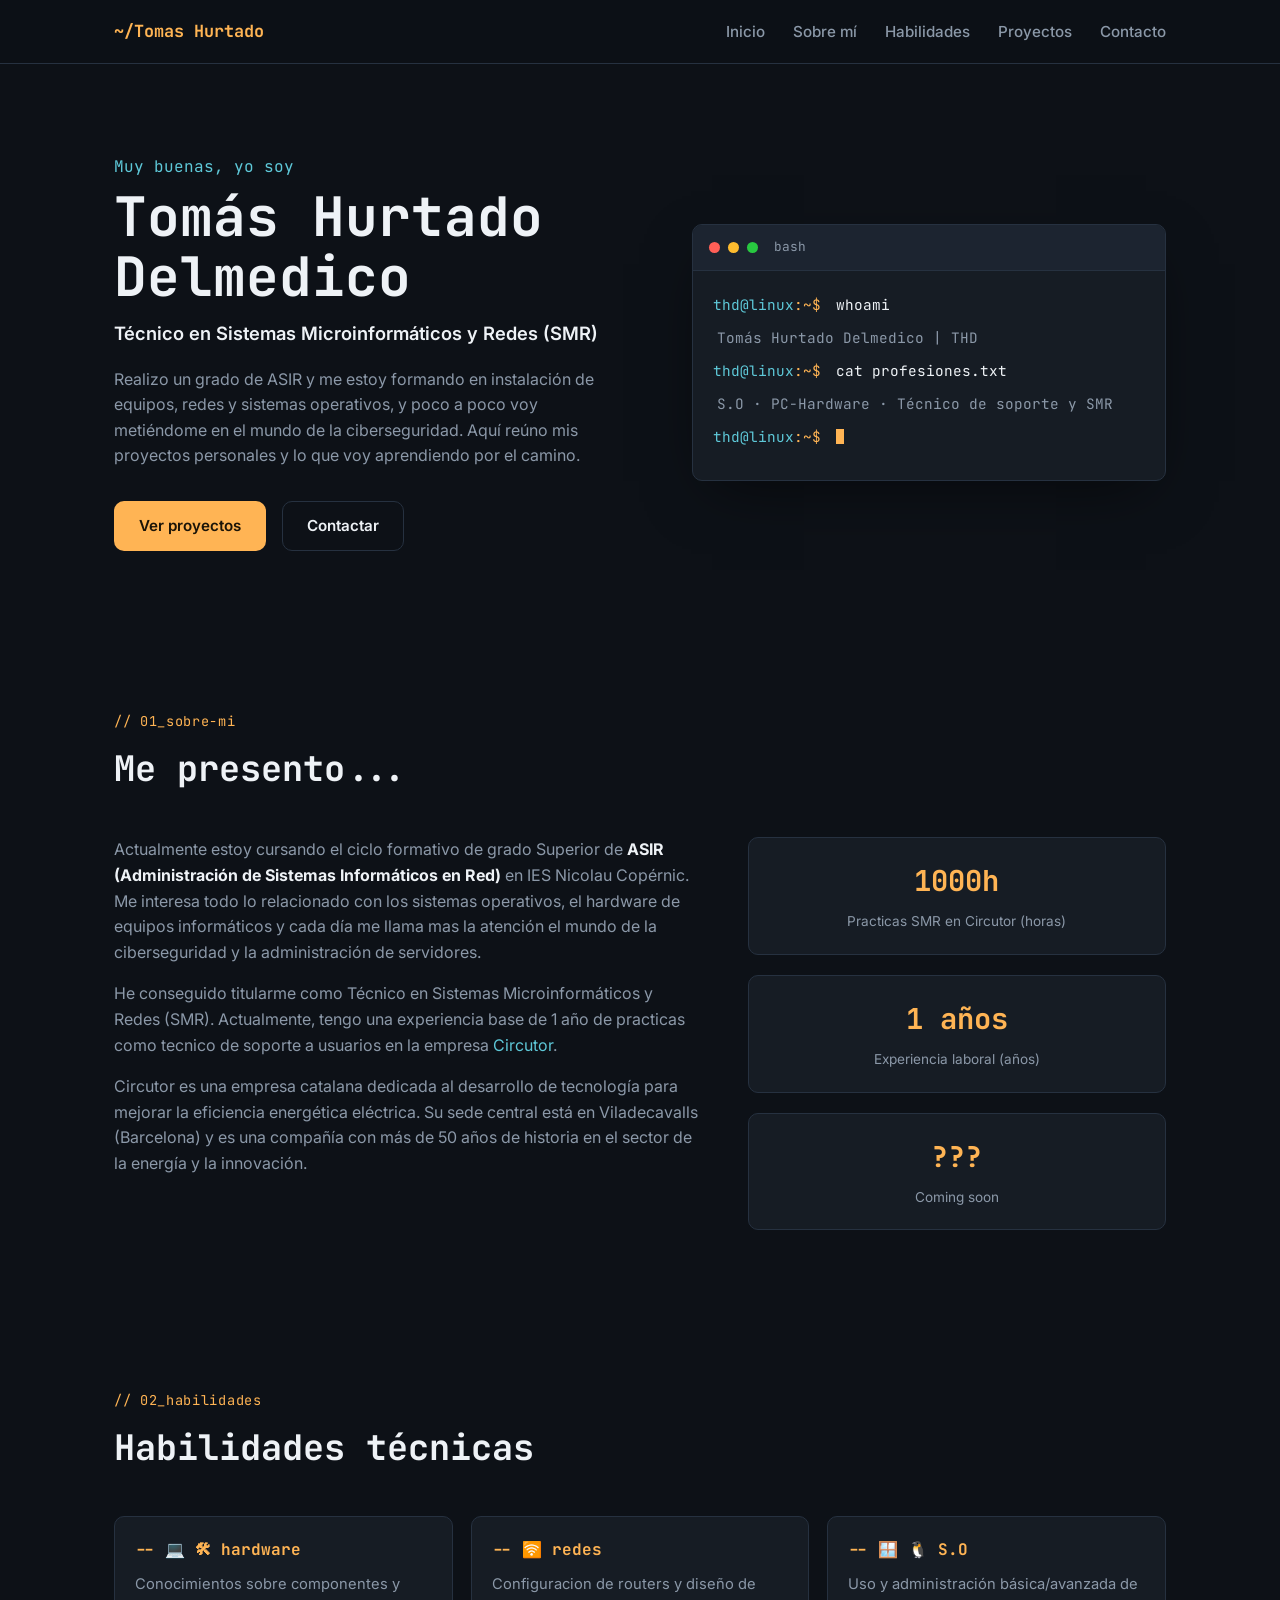
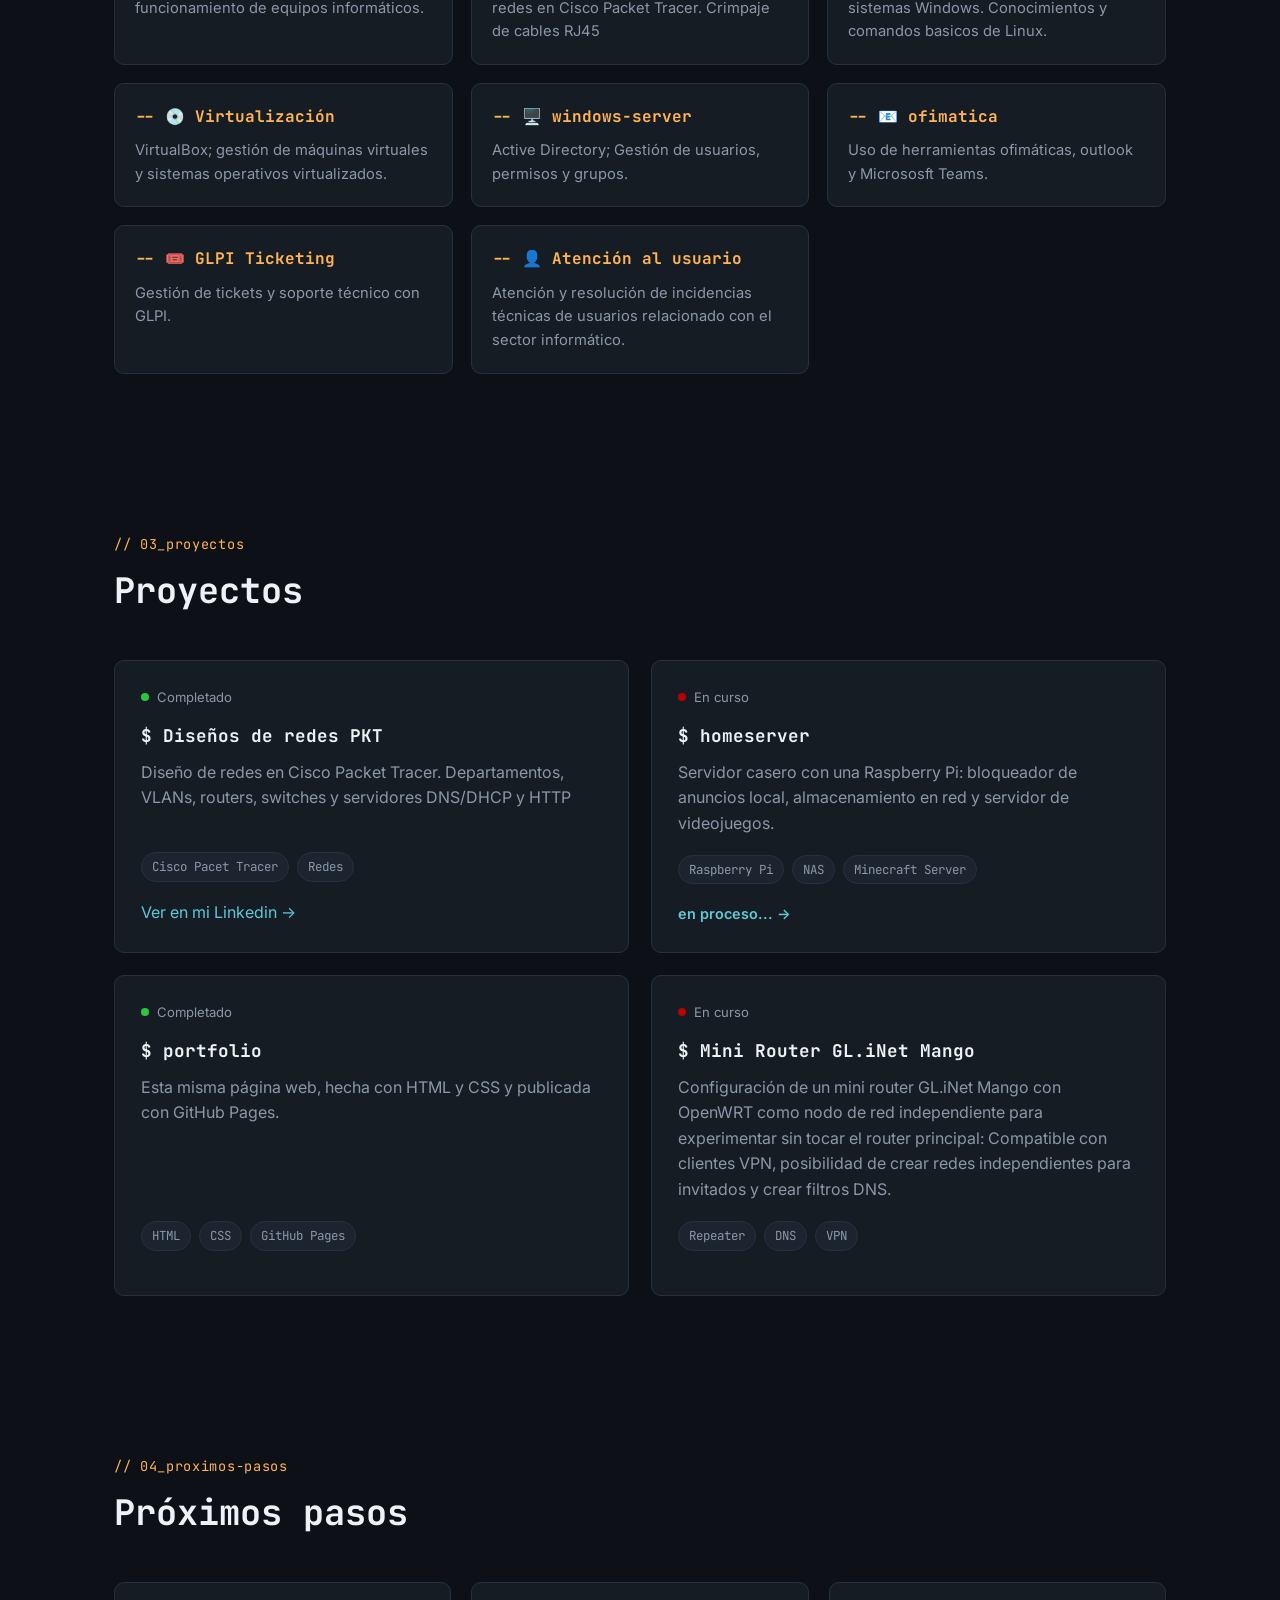
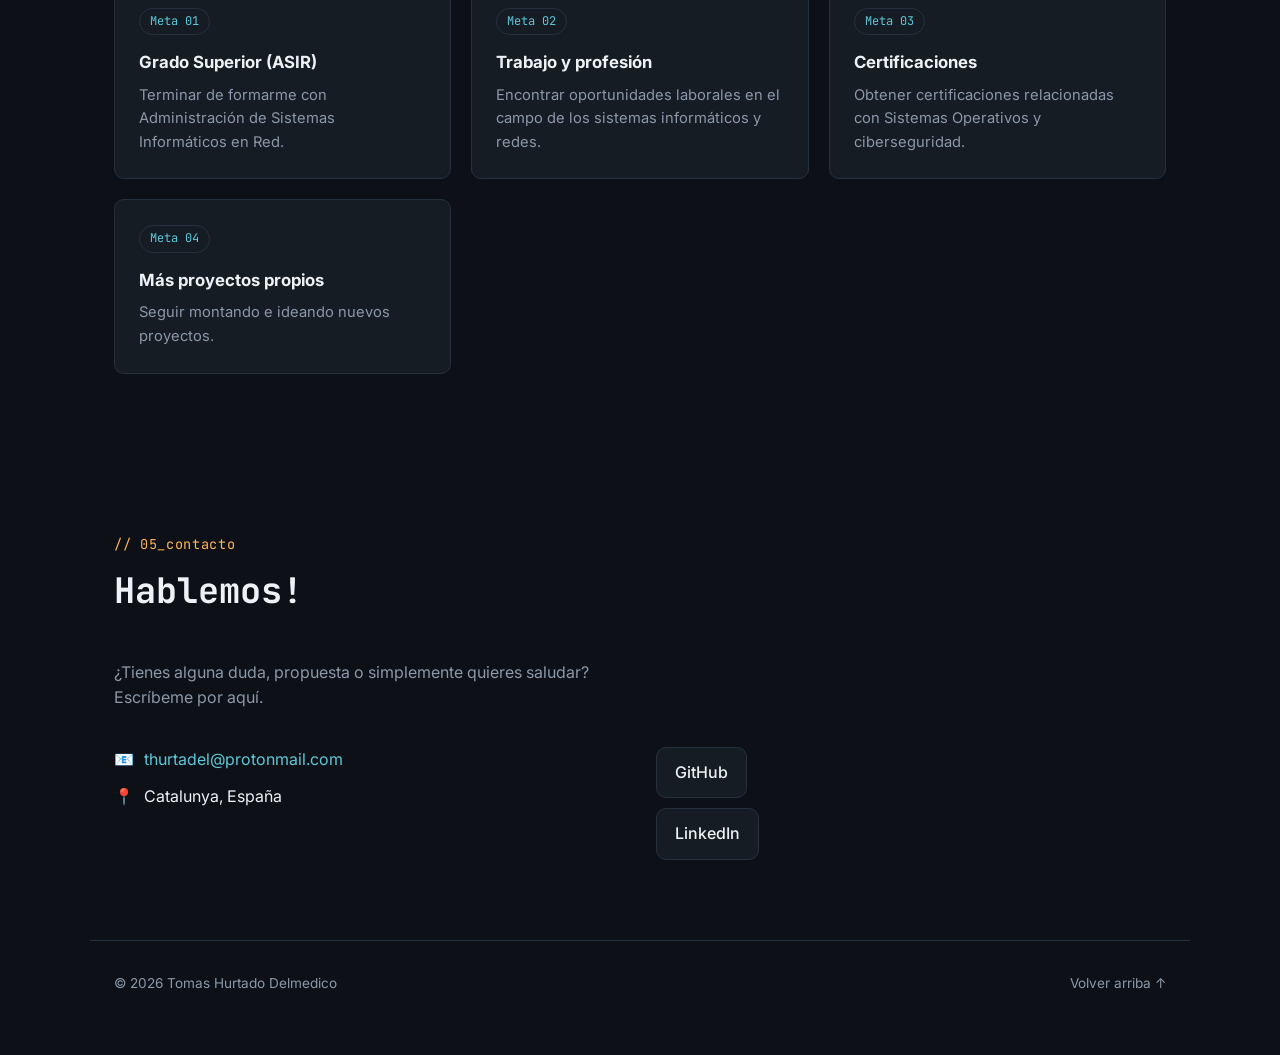
<file: index.html>
<!DOCTYPE html>
<html lang="es">
<head>
  <meta charset="UTF-8">
  <meta name="viewport" content="width=device-width, initial-scale=1.0">
  <title>THD 🎮 |  Portfolio</title>

  <!-- Tipografías de Google Fonts -->
  <link rel="preconnect" href="https://fonts.googleapis.com">
  <link rel="preconnect" href="https://fonts.gstatic.com" crossorigin>
  <link href="https://fonts.googleapis.com/css2?family=Inter:wght@400;500;600;700&family=JetBrains+Mono:wght@400;500;700&display=swap" rel="stylesheet">

  <link rel="stylesheet" href="style.css">
</head>
<body>

  <!-- MENÚ DE NAVEGACIÓN -->

  <header class="site-header">
    <nav class="nav">
      <a href="#inicio" class="logo">~/Tomas Hurtado</a>

      <ul class="nav__links">
        <li><a href="#inicio">Inicio</a></li>
        <li><a href="#sobre-mi">Sobre mí</a></li>
        <li><a href="#habilidades">Habilidades</a></li>
        <li><a href="#proyectos">Proyectos</a></li>
        <li><a href="#contacto">Contacto</a></li>
      </ul>
    </nav>
  </header>

  <main>

    <!-- PRESENTACIÓN -->
    <section id="inicio" class="hero">
      <div class="hero__text">
        <p class="hero__greeting">Muy buenas, yo soy</p>
        <h1 class="hero__name">Tomás Hurtado Delmedico</h1>
        <p class="hero__role">Técnico en Sistemas Microinformáticos y Redes (SMR)</p>
        <p class="hero__desc">
          Realizo un grado de ASIR y me estoy formando en instalación de equipos, redes y sistemas operativos,
          y poco a poco voy metiéndome en el mundo de la ciberseguridad. Aquí reúno
          mis proyectos personales y lo que voy aprendiendo por el camino.
        </p>
        <div class="hero__cta">
          <a href="#proyectos" class="btn btn--primary">Ver proyectos</a>
          <a href="#contacto" class="btn btn--ghost">Contactar</a>
        </div>
      </div>

      <!-- Tarjeta estilo "terminal" -->
      <div class="terminal">
        <div class="terminal__bar">
          <span class="dot dot--red"></span>
          <span class="dot dot--yellow"></span>
          <span class="dot dot--green"></span>
          <span class="terminal__title">bash</span>
        </div>
        <div class="terminal__body">
          <p><span class="prompt">thd@linux</span><span class="path">:~$</span> whoami</p>
          <p class="output">Tomás Hurtado Delmedico | THD</p>
          <p><span class="prompt">thd@linux</span><span class="path">:~$</span> cat profesiones.txt</p>
          <p class="output">S.O · PC-Hardware · Técnico de soporte y SMR</p>
          <p><span class="prompt">thd@linux</span><span class="path">:~$</span> <span class="cursor"></span></p>
        </div>
      </div>
    </section>

    <!--SECCIÓN: SOBRE MÍ -->
    <section id="sobre-mi" class="section">
      <p class="eyebrow">// 01_sobre-mi</p>
      <h2 class="section-title">Me presento...</h2>

      <div class="about">
        <div class="about__text">
          <p>
            Actualmente estoy cursando el ciclo formativo de grado Superior de
            <strong>ASIR (Administración de Sistemas Informáticos en Red)</strong> en
            IES Nicolau Copérnic. Me interesa todo lo relacionado con
            los sistemas operativos, el hardware de equipos informáticos y cada día me llama mas la atención el mundo de la ciberseguridad
            y la administración de servidores.
          </p>
          <p>
            He conseguido titularme como Técnico en Sistemas Microinformáticos y Redes (SMR). Actualmente, tengo una experiencia base de 1 año 
            de practicas como tecnico de soporte a usuarios en la empresa <a href="https://www.circutor.com">Circutor</a>. 
          </p>
          <p>
            Circutor es una empresa catalana dedicada al desarrollo de tecnología para mejorar 
            la eficiencia energética eléctrica. Su sede central está en Viladecavalls (Barcelona) y es una compañía con más de 50 años de historia en el sector de la energía y la innovación.
          </p>
        </div>

        <div class="about__stats">
          <div class="stat">
            <span class="stat__number">1000h</span>
            <span class="stat__label">Practicas SMR en Circutor (horas)</span>
          </div>
          <div class="stat">
            <span class="stat__number">1 años</span>
            <span class="stat__label">Experiencia laboral (años)</span>
          </div>
          <div class="stat">
            <span class="stat__number">???</span>
            <span class="stat__label">Coming soon</span>
          </div>
        </div>
      </div>
    </section>

    <!--
         SECCIÓN: HABILIDADES  -->

    <section id="habilidades" class="section">
      <p class="eyebrow">// 02_habilidades</p>
      <h2 class="section-title">Habilidades técnicas</h2>

      <ul class="skills-grid">
        <li class="skill">
          <span class="skill__flag">-- 💻 🛠 hardware</span>
          <p class="skill__desc">Conocimientos sobre componentes y funcionamiento de equipos informáticos.</p>
        </li>

        <li class="skill">
          <span class="skill__flag">-- 🛜 redes </span>
          <p class="skill__desc">Configuracion de routers y diseño de redes en Cisco Packet Tracer. Crimpaje de cables RJ45</p>
        </li>

        <li class="skill">
          <span class="skill__flag">-- 🪟 🐧 S.O</span>
          <p class="skill__desc">Uso y administración básica/avanzada de sistemas Windows.
            Conocimientos y comandos basicos de Linux.
          </p>
        </li>

        <li class="skill">
          <span class="skill__flag">-- 💿 Virtualización</span>
          <p class="skill__desc">VirtualBox; gestión de máquinas virtuales y sistemas operativos virtualizados.
          </p>
        </li>

        <li class="skill">
          <span class="skill__flag">-- 🖥️ windows-server</span>
          <p class="skill__desc">Active Directory; Gestión de usuarios, permisos y grupos.</p>
        </li>

        <li class="skill">
          <span class="skill__flag">-- 📧 ofimatica</span>
          <p class="skill__desc">Uso de herramientas ofimáticas, outlook y Micrososft Teams.</p>
        </li>

        <li class="skill">
          <span class="skill__flag">-- 🎟️ GLPI Ticketing</span>
          <p class="skill__desc">Gestión de tickets y soporte técnico con GLPI.</p>
        </li>

        <li class="skill">
          <span class="skill__flag">-- 👤 Atención al usuario</span>
          <p class="skill__desc">Atención y resolución de incidencias técnicas de usuarios relacionado con el sector informático.</p>
        </li>

        <!-- Copiar un bloque <li class="skill">...</li> para añadir más habilidades -->
      </ul>
    </section>

    <!-- SECCIÓN: PROYECTOS -->
    <section id="proyectos" class="section">
      <p class="eyebrow">// 03_proyectos</p>
      <h2 class="section-title">Proyectos</h2>

      <div class="projects-grid">

        <article class="project">
          <p class="project__status">
            <span class="status-dot status-dot--done"></span> Completado
          </p>
          <h3 class="project__title">$ Diseños de redes PKT</h3>
          <p class="project__desc">
            Diseño de redes en Cisco Packet Tracer. Departamentos, VLANs, routers, switches y servidores DNS/DHCP y HTTP
          </p>
          <ul class="project__tags">
            <li>Cisco Pacet Tracer</li>
            <li>Redes</li>
          </ul>
          <a href="https://www.linkedin.com/pulse/primer-mini-proyecto-de-redes-tom%C3%A1s-hurtado-delmedico-5xv9e" class="project_link">Ver en mi Linkedin →</a>
        </article>

        <article class="project">
          <p class="project__status">
            <span class="status-dot status-dot--progress"></span> En curso
          </p>
          <h3 class="project__title">$ homeserver</h3>
          <p class="project__desc">
            Servidor casero con una Raspberry Pi: bloqueador de anuncios local, almacenamiento en red y servidor de videojuegos.
          </p>
          <ul class="project__tags">
            <li>Raspberry Pi</li>
            <li>NAS</li>
            <li>Minecraft Server</li>
          </ul>
          <a href="/comingsoon.html" class="project__link">en proceso... →</a>
        </article>

        <article class="project">
          <p class="project__status">
            <span class="status-dot status-dot--done"></span> Completado
          </p>
          <h3 class="project__title">$ portfolio</h3>
          <p class="project__desc">
            Esta misma página web, hecha con HTML y CSS y publicada con
            GitHub Pages.
          </p>
          <ul class="project__tags">
            <li>HTML</li>
            <li>CSS</li>
            <li>GitHub Pages</li>
          </ul>
        </article>

        <article class="project">
          <p class="project__status">
            <span class="status-dot status-dot--progress"></span> En curso
          </p>
          <h3 class="project__title">$ Mini Router GL.iNet Mango</h3>
          <p class="project__desc">
            Configuración de un mini router GL.iNet Mango con OpenWRT como nodo de red independiente para experimentar sin tocar el router principal: 
            Compatible con clientes VPN, posibilidad de crear redes independientes para invitados y crear filtros DNS.
          </p>
          <ul class="project__tags">
            <li>Repeater</li>
            <li>DNS</li>
            <li>VPN</li>
          </ul>
        </article>

        <!-- Para añadir un proyecto nuevo, copiar desde <article class="project">
             hasta </article> y pegar aquí debajo, cambiando los textos -->

      </div>
    </section>

    <!-- SECCIÓN: PRÓXIMOS PASOS (opcional)-->
    <section id="metas" class="section">
      <p class="eyebrow">// 04_proximos-pasos</p>
      <h2 class="section-title">Próximos pasos</h2>

      <div class="metas-grid">
        <article class="meta-card">
          <span class="meta-card__tag">Meta 01</span>
          <h3>Grado Superior (ASIR)</h3>
          <p>Terminar de formarme con Administración de Sistemas Informáticos en Red.</p>
        </article>

        <article class="meta-card">
          <span class="meta-card__tag">Meta 02</span>
          <h3>Trabajo y profesión</h3>
          <p>Encontrar oportunidades laborales en el campo de los sistemas informáticos y redes.</p>
        </article>

        <article class="meta-card">
          <span class="meta-card__tag">Meta 03</span>
          <h3>Certificaciones</h3>
          <p>Obtener certificaciones relacionadas con Sistemas Operativos y ciberseguridad.</p>
        </article>

        <article class="meta-card">
          <span class="meta-card__tag">Meta 04</span>
          <h3>Más proyectos propios</h3>
          <p>Seguir montando e ideando nuevos proyectos.</p>
        </article>
      </div>
    </section>

    <!--SECCIÓN: CONTACTO-->
    <section id="contacto" class="section">
      <p class="eyebrow">// 05_contacto</p>
      <h2 class="section-title">Hablemos!</h2>
      <p class="contact-intro">
        ¿Tienes alguna duda, propuesta o simplemente quieres saludar?
        Escríbeme por aquí.
      </p>

      <div class="contact-grid">
        <div class="contact-info">
          <p><strong>📧 </strong> <a href="mailto:thurtadel@protonmail.com">thurtadel@protonmail.com</a></p>
          <p><strong>📍 </strong> Catalunya, España</p>
        </div>

        <ul class="social-links">
          <li><a href="https://github.com/Thomas426" target="_blank">GitHub</a></li>
          <li><a href="https://www.linkedin.com/in/tomas-hurtado-viewmyprofile">LinkedIn</a></li>
        </ul>
      </div>
    </section>

  </main>

  <!-- PIE DE PÁGINA-->
  <footer class="site-footer"> 
    <p>© 2026 Tomas Hurtado Delmedico</p>
    <a href="#inicio" class="back-to-top">Volver arriba ↑</a>
  </footer>

</body>
</html>
</file>
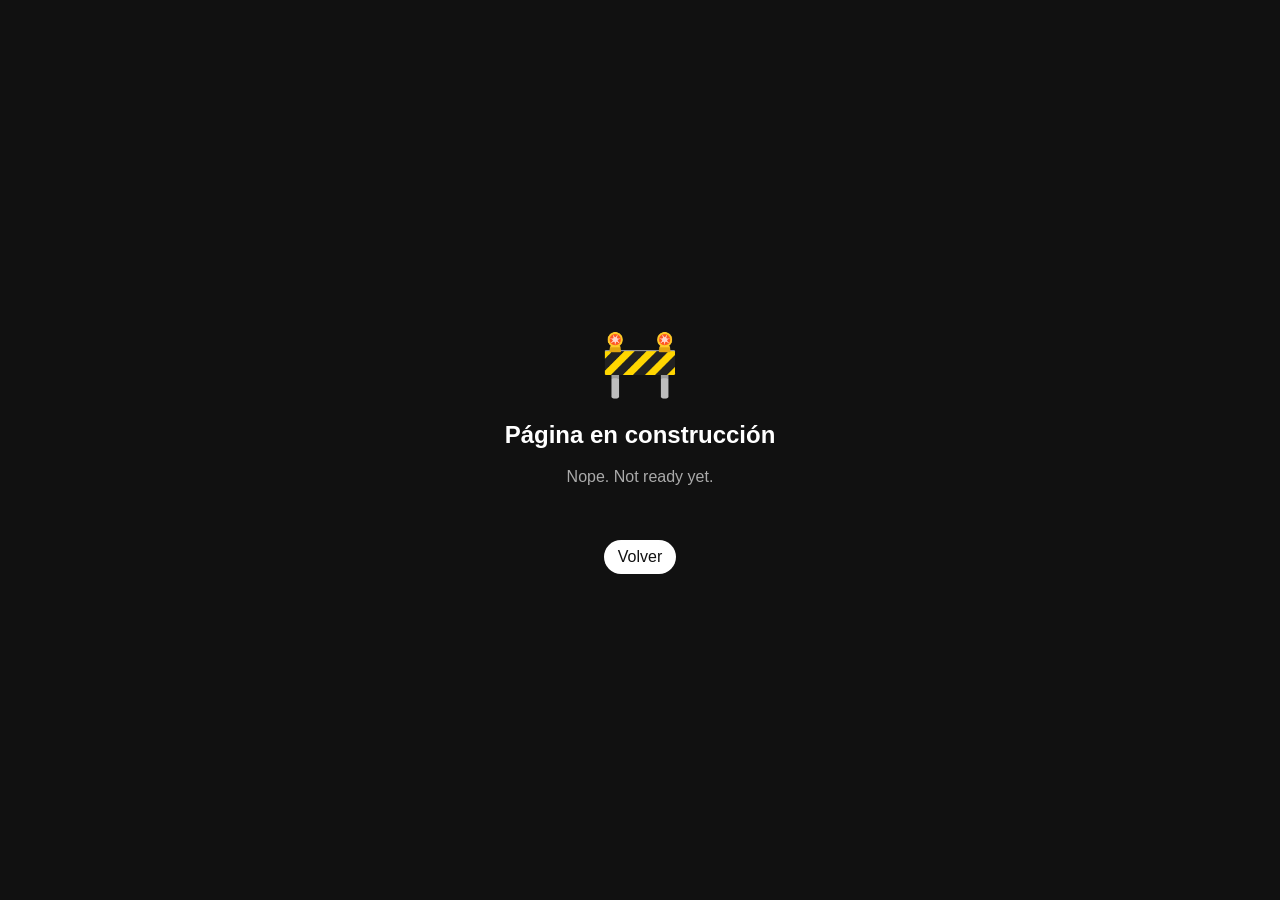
<file: comingsoon.html>
<!DOCTYPE html>
<html lang="es">
<head>
<meta charset="UTF-8">
<meta name="viewport" content="width=device-width, initial-scale=1.0">
<title>Página en construcción</title>
<style>
    body {
        margin: 0;
        height: 100vh;
        display: flex;
        justify-content: center;
        align-items: center;
        background: #111;
        color: #fff;
        font-family: Arial, sans-serif;
        text-align: center;
    }

    h1 {
        font-size: 4rem;
        margin: 0;
    }

    p {
        color: #aaa;
        margin-top: 10px;
    }

    .back-btn {
    display: inline-block;
    padding: 8px 14px;
    margin-top: 20px;
    background: #fff;
    color: #111;
    text-decoration: none;
    border-radius: 20px;
    font-family: Arial, sans-serif;
}
</style>
</head>
<body>
    <div>
        <h1>🚧</h1>
        <h2>Página en construcción</h2>
        <p>Nope. Not ready yet.</p>
        <br>
        <a href="index.html" class="back-btn">Volver</a>
    </div>
</body>
</html>
</file>
<file: style.css>
:root {
  /* Colores de fondo */
  --bg: #0d1117;          
  --surface: #161c24;     
  --surface-2: #1c2430;   
  --border: #263140;      

   
  --text: #eef2f6;        
  --text-dim: #8b98a8;    

  
  --accent: #ffb454;        
  --accent-contrast: #1a1408;
  --accent-2: #5ec8d8;       

  /* Tipografías */
  --font-display: 'JetBrains Mono', 'Courier New', monospace;
  --font-body: 'Inter', system-ui, -apple-system, sans-serif;

  /* Otros */
  --radius: 10px;
  --max-width: 1100px;
}


/*2. RESET BÁSICO */
* {
  margin: 0;
  padding: 0;
  box-sizing: border-box;
}

html {
  scroll-behavior: smooth;
}

img {
  max-width: 100%;
  display: block;
}


/* 3. ESTILOS GENERALES */
body {
  background-color: var(--bg);
  color: var(--text);
  font-family: var(--font-body);
  line-height: 1.6;
}

a {
  color: var(--accent-2);
  text-decoration: none;
}

a:hover {
  text-decoration: underline;
}

a:focus-visible,
button:focus-visible {
  outline: 2px solid var(--accent);
  outline-offset: 3px;
}

ul {
  list-style: none;
}

.section {
  max-width: var(--max-width);
  margin: 0 auto;
  padding: 80px 24px;
}

.eyebrow {
  font-family: var(--font-display);
  color: var(--accent);
  font-size: 0.85rem;
  letter-spacing: 0.05em;
  margin-bottom: 8px;
}

.section-title {
  font-family: var(--font-display);
  font-size: clamp(1.6rem, 4vw, 2.2rem);
  font-weight: 700;
  margin-bottom: 40px;
}

/* Botones */
.btn {
  display: inline-block;
  font-family: var(--font-body);
  font-weight: 600;
  font-size: 0.95rem;
  padding: 12px 24px;
  border-radius: var(--radius);
  border: 1px solid transparent;
  text-decoration: none;
  transition: transform 0.15s ease, opacity 0.15s ease;
}

.btn:hover {
  transform: translateY(-2px);
  text-decoration: none;
}

.btn--primary {
  background-color: var(--accent);
  color: var(--accent-contrast);
}

.btn--primary:hover {
  opacity: 0.9;
}

.btn--ghost {
  background-color: transparent;
  border-color: var(--border);
  color: var(--text);
}

.btn--ghost:hover {
  border-color: var(--accent);
}


/* 4. CABECERA / MENÚ  */
.site-header {
  position: sticky;
  top: 0;
  z-index: 10;
  background-color: rgba(13, 17, 23, 0.9);
  backdrop-filter: blur(6px);
  border-bottom: 1px solid var(--border);
}

.nav {
  max-width: var(--max-width);
  margin: 0 auto;
  padding: 18px 24px;
  display: flex;
  align-items: center;
  justify-content: space-between;
  flex-wrap: wrap;
  gap: 16px;
}

.logo {
  font-family: var(--font-display);
  font-weight: 700;
  color: var(--accent);
  font-size: 1.05rem;
}

.logo:hover {
  text-decoration: none;
  opacity: 0.85;
}

.nav__links {
  display: flex;
  gap: 28px;
  flex-wrap: wrap;
}

.nav__links a {
  color: var(--text-dim);
  font-weight: 500;
  font-size: 0.95rem;
}

.nav__links a:hover {
  color: var(--text);
  text-decoration: none;
}


/*  5. SECCIÓN INICIO + TARJETA TERMINAL */
.hero {
  max-width: var(--max-width);
  margin: 0 auto;
  padding: 90px 24px 80px;
  display: grid;
  grid-template-columns: 1.1fr 1fr;
  gap: 56px;
  align-items: center;
}

.hero__greeting {
  font-family: var(--font-display);
  color: var(--accent-2);
  font-size: 1rem;
  margin-bottom: 8px;
}

.hero__name {
  font-family: var(--font-display);
  font-size: clamp(2.2rem, 6vw, 3.4rem);
  font-weight: 700;
  margin-bottom: 12px;
  line-height: 1.1;
}

.hero__role {
  font-size: 1.15rem;
  color: var(--text);
  margin-bottom: 18px;
  font-weight: 600;
}

.hero__desc {
  color: var(--text-dim);
  max-width: 480px;
  margin-bottom: 32px;
}

.hero__cta {
  display: flex;
  gap: 16px;
  flex-wrap: wrap;
}

/* Tarjeta estilo terminal */
.terminal {
  background-color: var(--surface);
  border: 1px solid var(--border);
  border-radius: var(--radius);
  overflow: hidden;
  box-shadow: 0 20px 60px -20px rgba(0, 0, 0, 0.6);
}

.terminal__bar {
  display: flex;
  align-items: center;
  gap: 8px;
  padding: 12px 16px;
  background-color: var(--surface-2);
  border-bottom: 1px solid var(--border);
}

.dot {
  width: 11px;
  height: 11px;
  border-radius: 50%;
}

.dot--red { background-color: #ff5f57; }
.dot--yellow { background-color: #febc2e; }
.dot--green { background-color: #28c840; }

.terminal__title {
  margin-left: 8px;
  font-family: var(--font-display);
  font-size: 0.8rem;
  color: var(--text-dim);
}

.terminal__body {
  padding: 22px 20px;
  font-family: var(--font-display);
  font-size: 0.9rem;
}

.terminal__body p {
  margin-bottom: 10px;
  white-space: pre-wrap;
  word-break: break-word;
}

.terminal .prompt {
  color: var(--accent-2);
}

.terminal .path {
  color: var(--accent);
  margin-right: 6px;
}

.terminal .output {
  color: var(--text-dim);
  margin-left: 4px;
}

.cursor {
  display: inline-block;
  width: 8px;
  height: 1em;
  vertical-align: -2px;
  background-color: var(--accent);
  animation: blink 1s steps(1) infinite;
}

@keyframes blink {
  50% { opacity: 0; }
}

@media (prefers-reduced-motion: reduce) {
  .cursor {
    animation: none;
  }
  html {
    scroll-behavior: auto;
  }
}


/* 7. SOBRE MÍ */
.about {
  display: grid;
  grid-template-columns: 1.4fr 1fr;
  gap: 48px;
  align-items: start;
}

.about__text p {
  color: var(--text-dim);
  margin-bottom: 16px;
}

.about__text strong {
  color: var(--text);
}

.about__stats {
  display: grid;
  gap: 20px;
}

.stat {
  background-color: var(--surface);
  border: 1px solid var(--border);
  border-radius: var(--radius);
  padding: 20px;
  text-align: center;
}

.stat__number {
  display: block;
  font-family: var(--font-display);
  font-size: 1.8rem;
  font-weight: 700;
  color: var(--accent);
  margin-bottom: 4px;
}

.stat__label {
  font-size: 0.85rem;
  color: var(--text-dim);
}


/*  8. HABILIDADES */
.skills-grid {
  display: grid;
  grid-template-columns: repeat(3, 1fr);
  gap: 18px;
}

.skill {
  background-color: var(--surface);
  border: 1px solid var(--border);
  border-radius: var(--radius);
  padding: 20px;
  transition: border-color 0.15s ease;
}

.skill:hover {
  border-color: var(--accent);
}

.skill__flag {
  display: inline-block;
  font-family: var(--font-display);
  color: var(--accent);
  font-weight: 700;
  margin-bottom: 10px;
}

.skill__desc {
  color: var(--text-dim);
  font-size: 0.92rem;
}


/* 
   9. PROYECTOS */
.projects-grid {
  display: grid;
  grid-template-columns: repeat(2, 1fr);
  gap: 22px;
}

.project {
  background-color: var(--surface);
  border: 1px solid var(--border);
  border-radius: var(--radius);
  padding: 26px;
  display: flex;
  flex-direction: column;
}

.project__status {
  display: flex;
  align-items: center;
  gap: 8px;
  font-size: 0.82rem;
  color: var(--text-dim);
  margin-bottom: 14px;
}

.status-dot {
  width: 8px;
  height: 8px;
  border-radius: 50%;
}

.status-dot--done { background-color: #28c840; }
.status-dot--progress { background-color: rgb(182, 2, 2)}/* var(--accent);  */

.project__title {
  font-family: var(--font-display);
  font-size: 1.1rem;
  margin-bottom: 10px;
}

.project__desc {
  color: var(--text-dim);
  margin-bottom: 18px;
  flex-grow: 1;
}

.project__tags {
  display: flex;
  flex-wrap: wrap;
  gap: 8px;
  margin-bottom: 18px;
}

.project__tags li {
  font-size: 0.78rem;
  font-family: var(--font-display);
  background-color: var(--surface-2);
  border: 1px solid var(--border);
  border-radius: 999px;
  padding: 4px 10px;
  color: var(--text-dim);
}

.project__link {
  font-weight: 600;
  font-size: 0.9rem;
  align-self: flex-start;
}


/* 10. PRÓXIMOS PASOS */
.metas-grid {
  display: grid;
  grid-template-columns: repeat(3, 1fr);
  gap: 20px;
}

.meta-card {
  background-color: var(--surface);
  border: 1px solid var(--border);
  border-radius: var(--radius);
  padding: 24px;
}

.meta-card__tag {
  display: inline-block;
  font-family: var(--font-display);
  font-size: 0.75rem;
  color: var(--accent-2);
  border: 1px solid var(--border);
  border-radius: 999px;
  padding: 3px 10px;
  margin-bottom: 14px;
}

.meta-card h3 {
  margin-bottom: 8px;
  font-size: 1.05rem;
}

.meta-card p {
  color: var(--text-dim);
  font-size: 0.92rem;
}


/* 11. CONTACTO  */
.contact-intro {
  color: var(--text-dim);
  max-width: 520px;
  margin-bottom: 36px;
}

.contact-grid {
  display: grid;
  grid-template-columns: 1fr 1fr;
  gap: 32px;
  align-items: start;
}

.contact-info p {
  margin-bottom: 12px;
}

.contact-info strong {
  color: var(--text-dim);
  font-weight: 600;
  margin-right: 6px;
}

.social-links {
  display: flex;
  flex-direction: column;
  gap: 10px;
}

.social-links a {
  display: inline-block;
  background-color: var(--surface);
  border: 1px solid var(--border);
  border-radius: var(--radius);
  padding: 12px 18px;
  color: var(--text);
  font-weight: 500;
  text-decoration: none;
}

.social-links a:hover {
  border-color: var(--accent);
  color: var(--accent);
}


/*
   12. PIE DE PÁGINA */
.site-footer {
  max-width: var(--max-width);
  margin: 0 auto;
  padding: 32px 24px 60px;
  display: flex;
  justify-content: space-between;
  align-items: center;
  flex-wrap: wrap;
  gap: 12px;
  color: var(--text-dim);
  font-size: 0.85rem;
  border-top: 1px solid var(--border);
}

.back-to-top {
  color: var(--text-dim);
  font-size: 0.85rem;
}

.back-to-top:hover {
  color: var(--accent);
}


/* 13. pantallas pequeñas */
@media (max-width: 900px) {
  .hero {
    grid-template-columns: 1fr;
    padding-top: 50px;
  }

  .about,
  .contact-grid {
    grid-template-columns: 1fr;
  }

  .skills-grid {
    grid-template-columns: repeat(2, 1fr);
  }

  .projects-grid {
    grid-template-columns: 1fr;
  }

  .metas-grid {
    grid-template-columns: 1fr;
  }
}

@media (max-width: 600px) {
  .nav {
    justify-content: center;
    text-align: center;
  }

  .nav__links {
    justify-content: center;
  }

  .skills-grid {
    grid-template-columns: 1fr;
  }

  .section {
    padding: 56px 20px;
  }

  .site-footer {
    justify-content: center;
    text-align: center;
  }
}
</file>
